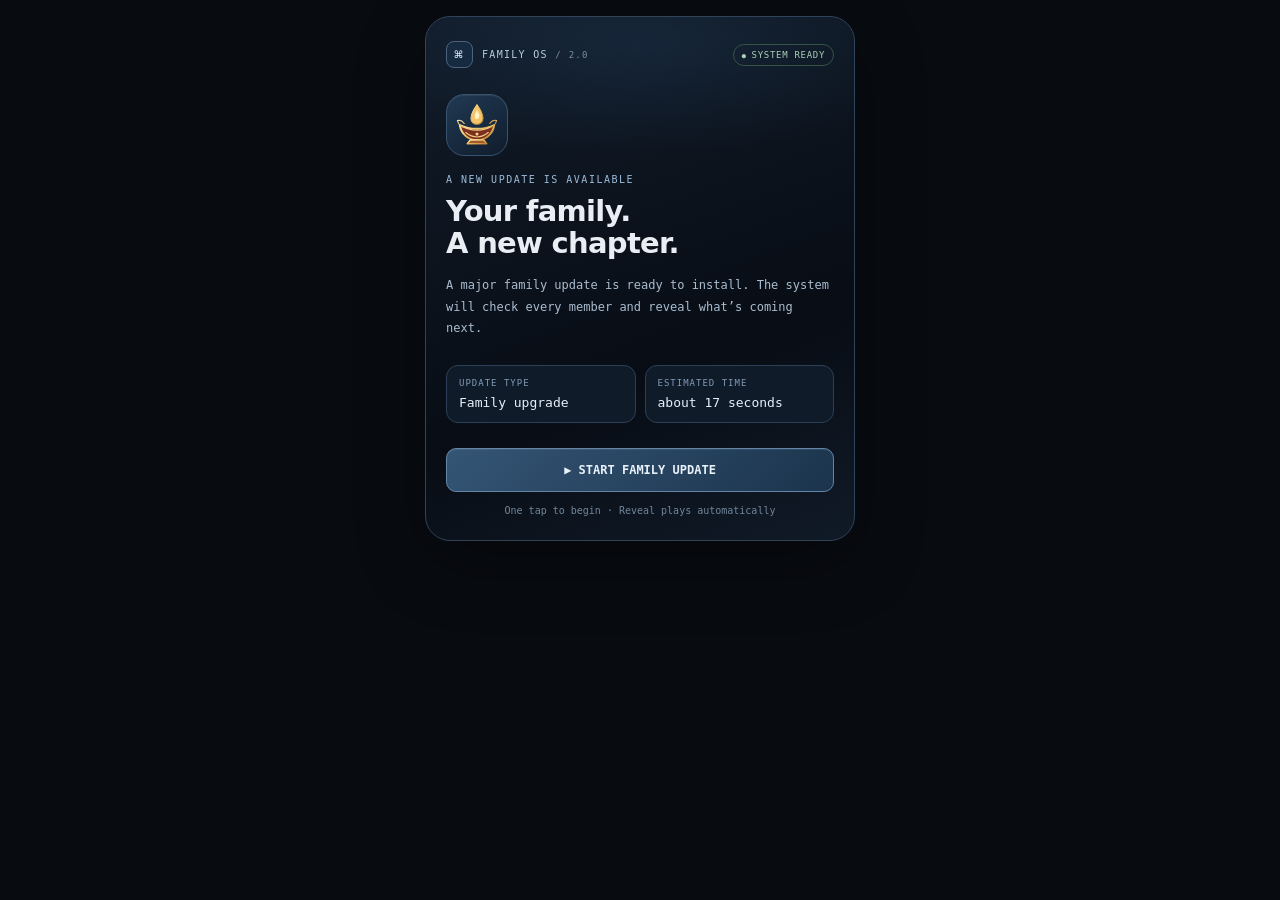
<file: index.html>
<!doctype html>
<html lang="en"><head><meta charset="utf-8"><meta name="viewport" content="width=device-width,initial-scale=1"><meta name="theme-color" content="#080b10"><title>New Product Launch</title><meta name="description" content="A little surprise is loading. Open to begin."><style>
*{box-sizing:border-box}html,body{margin:0;min-height:100%;background:#080b10;color:#e9eef5;font-family:ui-monospace,SFMono-Regular,Menlo,monospace}body{display:flex;justify-content:center;align-items:center;padding:16px}.phone{width:min(100%,430px);border:1px solid #304358;border-radius:25px;background:linear-gradient(160deg,#111b28,#080d15 65%,#101a27);padding:24px 20px;overflow:hidden;position:relative;box-shadow:0 20px 70px #0005}.phone:before{content:"";position:absolute;inset:-90px -100px auto; height:230px;background:radial-gradient(ellipse,#24426255,transparent 70%);pointer-events:none}.phone>*{position:relative}.top{font-size:10px;color:#91a7be;letter-spacing:1.5px}.heading{font-size:23px;line-height:1.25;margin:13px 0}.sub{font-size:13px;color:#a9bbce;line-height:1.8;margin:18px 0 28px}.screen{display:none}.screen.active{display:block}button{width:100%;padding:14px;border:1px solid #52677b;border-radius:10px;background:#152232;color:#e9f1fa;font:inherit;font-size:12px;cursor:pointer}button:focus-visible{outline:2px solid #c2d7ed;outline-offset:3px}.status{font-size:12px;color:#aebdcb;line-height:1.6;margin:22px 0 8px;min-height:40px}.bar{height:6px;background:#202c39;border-radius:99px;overflow:hidden}.fill{height:100%;width:0;background:#b3c7d9;transition:width .6s ease}.progress{font-size:10px;color:#8795a7;margin-top:8px}.members{display:grid;gap:6px;margin-top:14px}.member{border:1px solid #2b3b4d;border-radius:10px;background:linear-gradient(100deg,#111c29,#0d1520);padding:9px 11px;opacity:0;transform:translateY(5px);transition:opacity .3s,transform .3s}.member.visible{opacity:1;transform:none}.member.current{border-color:#718da7;background:#17283a}.role{font-size:12px;display:flex;justify-content:space-between;gap:8px;align-items:center}.role .identity{display:flex;align-items:center;gap:9px}.avatar{width:28px;height:28px;border-radius:8px;background:#1b3044;display:grid;place-items:center;font-size:16px}.role span:last-child{color:#9fb4ca;font-size:11px}.mini{height:4px;margin:7px 0 5px;background:#253749;border-radius:99px;overflow:hidden}.mini div{height:100%;width:0;background:#a8bdce;transition:width .6s}.detail{font-size:10px;color:#91a6bb}.center{text-align:center}.reveal{font-family:system-ui,sans-serif;font-size:24px;font-weight:750;line-height:1.2;margin:10px 0}.small{font-size:12px;color:#a6b3c2;line-height:1.8}.finalbar{margin:18px 0 8px}.finalbar .bar{height:8px}.finalbar .fill{transition:width 1.8s ease}.replay{margin-top:20px;background:transparent;border-color:#334353;color:#a9b9c9}.console-head{display:flex;align-items:center;justify-content:space-between;gap:12px}.live{font-size:9px;letter-spacing:1px;color:#a5c6b1;border:1px solid #345045;border-radius:99px;padding:5px 8px;white-space:nowrap}.live:before{content:'● ';font-size:8px}.scan{display:flex;align-items:center;gap:14px;margin:17px 0 12px}.scan-icon{width:52px;height:52px;flex:0 0 52px;border:1px solid #43586c;border-radius:14px;display:grid;place-items:center;background:#142231;font-size:25px}.scan-copy{min-width:0;flex:1}.scan-copy .heading{font-size:19px;margin:0 0 4px}.scan-copy .status{margin:0;min-height:0;font-size:11px}.console-progress{display:flex;justify-content:space-between;align-items:center;margin-bottom:8px;font-size:10px;color:#8795a7}.console-progress strong{color:#dce8f4;font-size:14px}.member.upgraded{border-color:#577d68;background:#101c18}.member.upgraded .detail{color:#b3d8bf}.member.upgraded .mini div{background:#a4cbb0}.footerline{margin-top:13px;border-top:1px solid #26323e;padding-top:11px;font-size:10px;color:#758497;display:flex;justify-content:space-between;gap:8px}.footerline span:last-child{color:#a6bacd}.alertscreen{min-height:530px;display:flex;flex-direction:column;justify-content:center;align-items:center;text-align:center}.alertbox{width:100%;border:1px solid #74545b;background:linear-gradient(180deg,#211419,#110c10);border-radius:18px;padding:28px 17px;box-shadow:0 0 45px #9c49501a}.alerticon{font-size:44px;margin-bottom:17px}.alerttitle{font-family:system-ui,sans-serif;font-size:28px;font-weight:800;line-height:1.2;margin:0 0 14px;color:#fff0f2}.alertsub{font-size:12px;color:#cdb5bd;line-height:1.8}.alertbar{margin-top:22px}.alertbar .bar{height:7px;background:#35242b}.alertbar .fill{background:#e0b3bc;transition:width 4s linear}.warningtop{color:#c8a4ab}.flash{animation:pulse 1s infinite alternate}@keyframes pulse{from{opacity:.55}to{opacity:1}}
/* Premium interface additions */
.os-chrome{display:flex;justify-content:space-between;align-items:center;gap:10px;margin-bottom:20px}.os-brand{display:flex;align-items:center;gap:9px;font-size:10px;letter-spacing:1.3px;color:#b8ccdf}.os-mark{width:27px;height:27px;border:1px solid #49637e;border-radius:8px;display:grid;place-items:center;background:#172b40;color:#dceaff;font-size:15px}.os-version{font-size:9px;color:#7890aa}.os-chip{border:1px solid #345444;border-radius:99px;padding:5px 8px;color:#a9d0b6;font-size:9px;letter-spacing:.7px;white-space:nowrap}.os-chip:before{content:'● ';font-size:7px}.intro-mark{width:62px;height:62px;display:grid;place-items:center;border:1px solid #38536e;border-radius:18px;background:linear-gradient(145deg,#203a54,#101c2c);font-size:28px;margin:26px 0 18px;box-shadow:inset 0 1px #ffffff12}.intro-kicker{color:#9bbbd9;font-size:10px;letter-spacing:1.5px}.intro-title{font-family:system-ui,sans-serif;font-size:29px;font-weight:800;letter-spacing:-.7px;line-height:1.12;margin:10px 0 15px}.intro-copy{font-size:12px;line-height:1.8;color:#aabdd0}.intro-spec{display:grid;grid-template-columns:1fr 1fr;gap:9px;margin:25px 0}.spec{border:1px solid #2b4056;border-radius:12px;padding:12px;background:#101b2a}.spec-label{font-size:9px;color:#829bb4;letter-spacing:1px}.spec-value{font-size:13px;color:#e6f0fa;margin-top:7px}.primary-action{border-color:#6485a6;background:linear-gradient(135deg,#345575,#1c344d);font-weight:700;box-shadow:inset 0 1px #ffffff15}.intro-foot{margin-top:13px;text-align:center;color:#71869b;font-size:10px}.diagnostic-panel{border:1px solid #2b4055;border-radius:15px;background:#0b1420;padding:12px;margin-top:15px}.diagnostic-panel .members{margin-top:0}.diagnostic-panel .footerline{margin-top:10px}.scan-icon{box-shadow:inset 0 1px #ffffff12}.console-progress{margin-top:15px}.progress-rail{padding:2px;border:1px solid #2d4155;border-radius:99px;background:#111e2c}.progress-rail .bar{height:7px}.progress-rail .fill{background:linear-gradient(90deg,#829fb9,#d5e5f3)}.diagnostic-foot{font-size:9px;color:#70859a;margin-top:12px;display:flex;justify-content:space-between}.alertbox{position:relative;overflow:hidden}.alertbox:before{content:'';position:absolute;left:0;right:0;top:0;height:3px;background:linear-gradient(90deg,transparent,#e7a8b4,transparent)}.alert-code{font-size:10px;letter-spacing:1.5px;color:#b58b97;margin-bottom:16px}.alert-subline{font-size:10px;color:#a98a94;margin-top:15px}.alerticon{filter:drop-shadow(0 0 14px #d38a9660)}
.final-card{margin-top:10px;padding:18px 14px 18px;border:1px solid #344a62;border-radius:18px;background:linear-gradient(180deg,#111f2e,#0b1420 68%,#101b28);box-shadow:inset 0 1px #ffffff0c}.final-badge{display:inline-flex;align-items:center;gap:8px;padding:7px 12px;border:1px solid #42634f;border-radius:999px;background:#14251d;color:#b9dfc4;font-size:10px;letter-spacing:1px}.mascot-wrap{position:relative;width:210px;height:210px;margin:14px auto 8px;display:grid;place-items:center}.mascot-halo{position:absolute;inset:14px;border-radius:50%;background:radial-gradient(circle,#274667 0%,#16273a 45%,transparent 72%);filter:blur(8px);opacity:.95;animation:halo 2.8s ease-in-out infinite}.mascot-ring{position:absolute;inset:8px;border-radius:50%;border:1px solid #496580;box-shadow:0 0 20px #668eb022 inset}.mascot{position:relative;z-index:2;width:174px;height:174px;object-fit:contain;filter:drop-shadow(0 10px 16px rgba(0,0,0,.28))}.spark{position:absolute;z-index:3;color:#ffd778;font-size:18px;animation:sparkle 1.8s ease-in-out infinite}.spark.s1{top:24px;right:16px;animation-delay:.1s}.spark.s2{top:52px;left:20px;font-size:16px;animation-delay:.7s}.spark.s3{bottom:28px;right:34px;font-size:14px;animation-delay:1.1s}.reveal-kicker{font-size:10px;letter-spacing:1.3px;color:#a9c9e5;margin:12px 0}.reveal-main{font-size:27px;line-height:1.14;letter-spacing:-.4px;margin:9px 0 18px}.reveal-message{font-size:22px;line-height:1.24;margin:0 0 16px}.role-pill-row{display:flex;flex-wrap:wrap;justify-content:center;gap:8px;margin:15px 0 10px}.role-pill{padding:7px 10px;border:1px solid #344b61;border-radius:999px;background:#142234;color:#d0dfef;font-size:10px;line-height:1.1}.install-panel{margin-top:17px;padding:15px;border:1px solid #30465e;border-radius:14px;background:#0c1623;text-align:left}.install-head{display:flex;justify-content:space-between;align-items:center;gap:8px;font-size:10px;color:#aec5db}.install-head strong{font-size:17px;color:#e5f0fb}.install-panel .finalbar{margin:12px 0 0}.install-panel .bar{height:8px}.install-panel .fill{background:linear-gradient(90deg,#8fb0ca,#dceaf5)}.install-foot{display:flex;justify-content:space-between;gap:8px;margin-top:9px;font-size:9px;color:#8098b0}.arrival-box{margin-top:12px;padding:13px;border:1px solid #30465e;border-radius:14px;background:#0d1927}.arrival-title{font-size:10px;color:#97abc0;letter-spacing:1px;margin-bottom:6px}.arrival-value{font-size:15px;color:#f0f6fb;font-family:system-ui,sans-serif;font-weight:700}.note-line{margin-top:12px;color:#b6c5d4;font-size:12px;line-height:1.65}.replay{width:100%;margin-top:16px;background:#142337;border-color:#3a526b;color:#c4d8eb}.final-foot{margin-top:12px;font-size:9px;color:#71869b;letter-spacing:.5px}.final-card .reveal{font-family:system-ui,sans-serif;font-weight:800}.scan-copy .status{color:#b9cbdc}@keyframes halo{0%,100%{transform:scale(1);opacity:.88}50%{transform:scale(1.05);opacity:1}}@keyframes sparkle{0%,100%{transform:scale(.9);opacity:.35}50%{transform:scale(1.18);opacity:1}}@media(max-width:360px){body{padding:9px}.phone{padding:20px 15px}.heading{font-size:21px}.scan{gap:10px}.scan-icon{width:44px;height:44px;flex-basis:44px}.scan-copy .heading{font-size:17px}.member{padding:8px 9px}.alerttitle{font-size:25px}.mascot-wrap{width:185px;height:185px}.mascot{width:155px;height:155px}.reveal-main{font-size:24px}.reveal-message{font-size:20px}.role-pill{font-size:9px}.intro-title{font-size:26px}}@media(prefers-reduced-motion:reduce){*,*:before,*:after{animation-duration:.01ms!important;transition-duration:.01ms!important}}
</style><link rel="stylesheet" href="styles/final-artwork.css"></head><body><main class="phone">
<section id="start" class="screen active"><div class="os-chrome"><div class="os-brand"><span class="os-mark">⌘</span><span>FAMILY OS <span class="os-version">/ 2.0</span></span></div><span class="os-chip">SYSTEM READY</span></div><div class="intro-mark">✦</div><div class="intro-kicker">A NEW UPDATE IS AVAILABLE</div><h1 class="intro-title">Your family.<br>A new chapter.</h1><p class="intro-copy">A major family update is ready to install. The system will check every member and reveal what’s coming next.</p><div class="intro-spec"><div class="spec"><div class="spec-label">UPDATE TYPE</div><div class="spec-value">Family upgrade</div></div><div class="spec"><div class="spec-label">ESTIMATED TIME</div><div class="spec-value" id="estimate">Calculating…</div></div></div><button class="primary-action" id="startBtn">▶ START FAMILY UPDATE</button><div class="intro-foot">One tap to begin · Reveal plays automatically</div></section>
<section id="run" class="screen" aria-label="Family update in progress"><div class="console-head"><div class="top">FAMILY OS / v2.0</div><div class="live">LIVE SCAN</div></div><div class="scan"><div id="scanIcon" class="scan-icon" aria-hidden="true">⌁</div><div class="scan-copy"><h1 class="heading">Family diagnostics</h1><div id="status" class="status" aria-live="polite">Initializing Family OS…</div></div></div><div class="console-progress"><span>INSTALLATION PROGRESS</span><strong id="progress">0%</strong></div><div class="progress-rail"><div class="bar"><div id="mainFill" class="fill"></div></div></div><div class="diagnostic-panel"><div id="members" class="members"></div><div class="footerline"><span>RELATIONSHIP MATRIX</span><span id="counter">0 / 5 VERIFIED</span></div></div><div class="diagnostic-foot"><span>FAMILY DATABASE / SECURE</span><span>OS v2.0</span></div></section>
<section id="warning" class="screen"><div class="alertscreen"><div class="top warningtop">FAMILY OS // SYSTEM ALERT</div><div class="alertbox"><div class="alert-code">EVENT / FAMILY-001</div><div class="alerticon flash">⚠️</div><h1 class="alerttitle">WARNING<br>NEW FAMILY MEMBER<br>DETECTED</h1><div class="alertsub">An unidentified family member is attempting to join the system.<br><br>Identifying new family member…</div><div class="alertbar"><div class="bar"><div id="alertFill" class="fill"></div></div></div><div class="alert-subline">VERIFYING NEW CONNECTION</div></div></div></section>
<section id="final" class="screen" aria-label="Family update complete">
  <div class="final-artwork">
    <img src="assets/final-invitation.png" alt="" width="1024" height="1792" decoding="async">
    <div class="visually-hidden">
      <h1>New family member identified. You're going to be grandparents!</h1>
      <p>Family upgrade successful. Grandmother, Grandfather, Mother, Father and Uncle.</p>
      <p>Baby installing, 10 percent. Installation has started successfully. New family member loading with love.</p>
      <p>Estimated arrival: Month / Year.</p>
    </div>
    <div class="visually-hidden" role="progressbar" aria-label="Baby installing" aria-valuemin="0" aria-valuemax="100" aria-valuenow="10"><span id="finalFill" class="fill"></span></div>
    <button class="artwork-replay" id="replayBtn" aria-label="Replay surprise"><span class="visually-hidden">Replay surprise</span></button>
  </div>
</section>
</main><script>
const $=id=>document.getElementById(id);const sleep=ms=>new Promise(r=>setTimeout(r,ms));let running=false;
const timing={init:700,connection:500,prepare:300,scan:500,verified:1300,brother:1000,upgrade:1800,finalScan:700,missing:800,warning:4000};
const total=timing.init+timing.connection+timing.prepare+4*(timing.scan+timing.verified)+timing.brother+timing.upgrade+timing.finalScan+timing.missing+timing.warning;
$('estimate').textContent='about '+Math.ceil(total/1000)+' seconds';
function screen(id){document.querySelectorAll('.screen').forEach(s=>s.classList.toggle('active',s.id===id))}
function status(text){$('status').textContent=text}
function progress(n){$('mainFill').style.width=n+'%';$('progress').textContent=n+'%'}
function member(icon,name,pct,detail){const d=document.createElement('div');d.className='member';const label=document.createElement('div');label.className='role';const a=document.createElement('span');a.className='identity';const avatar=document.createElement('span');avatar.className='avatar';avatar.textContent=icon;const nameEl=document.createElement('span');nameEl.textContent=name;a.append(avatar,nameEl);const b=document.createElement('span');b.textContent=pct+'%';label.append(a,b);const bar=document.createElement('div');bar.className='mini';const fill=document.createElement('div');bar.append(fill);const info=document.createElement('div');info.className='detail';info.textContent=detail;d.append(label,bar,info);$('members').append(d);$('counter').textContent=$('members').children.length+' / 5 VERIFIED';requestAnimationFrame(()=>{d.classList.add('visible','current');fill.style.width=pct+'%'});return{detail:info,element:d}}
async function run(){if(running)return;running=true;$('members').replaceChildren();$('counter').textContent='0 / 5 VERIFIED';$('scanIcon').textContent='⌁';$('alertFill').style.width='0';$('finalFill').style.width='0';progress(0);screen('run');status('Initializing Family OS…');await sleep(timing.init);status('Connection established ✓');progress(8);await sleep(timing.connection);status('Analyzing family members…');await sleep(timing.prepare);const people=[['👩','MOTHER',72],['👨','FATHER',81],['👵','GRANDMOTHER',64],['👴','GRANDFATHER',76]];for(let i=0;i<people.length;i++){const p=people[i];status('Analyzing '+p[1].toLowerCase()+'…');const m=member(p[0],p[1],p[2],'Scanning relationship…');progress(15+i*12);await sleep(timing.scan);m.detail.textContent='Relationship verified ✓';await sleep(timing.verified);m.element.classList.remove('current')}status('Checking available family roles…');const bro=member('👨','BROTHER',91,'Searching for new role…');progress(68);await sleep(timing.brother);bro.detail.textContent='BROTHER → UNCLE ❤️';bro.element.classList.add('upgraded');$('scanIcon').textContent='↗';status('Role upgrade detected: UNCLE');await sleep(timing.upgrade);bro.element.classList.remove('current');$('scanIcon').textContent='⌁';status('Running final family scan…');progress(85);await sleep(timing.finalScan);status('Searching for missing family member…');await sleep(timing.missing);progress(100);screen('warning');requestAnimationFrame(()=>$('alertFill').style.width='100%');await sleep(timing.warning);screen('final');requestAnimationFrame(()=>$('finalFill').style.width='10%');running=false}
function replay(){if(running)return;$('finalFill').style.width='0';screen('start')}
$('startBtn').addEventListener('click',run);$('replayBtn').addEventListener('click',replay);
</script></body></html>
</file>
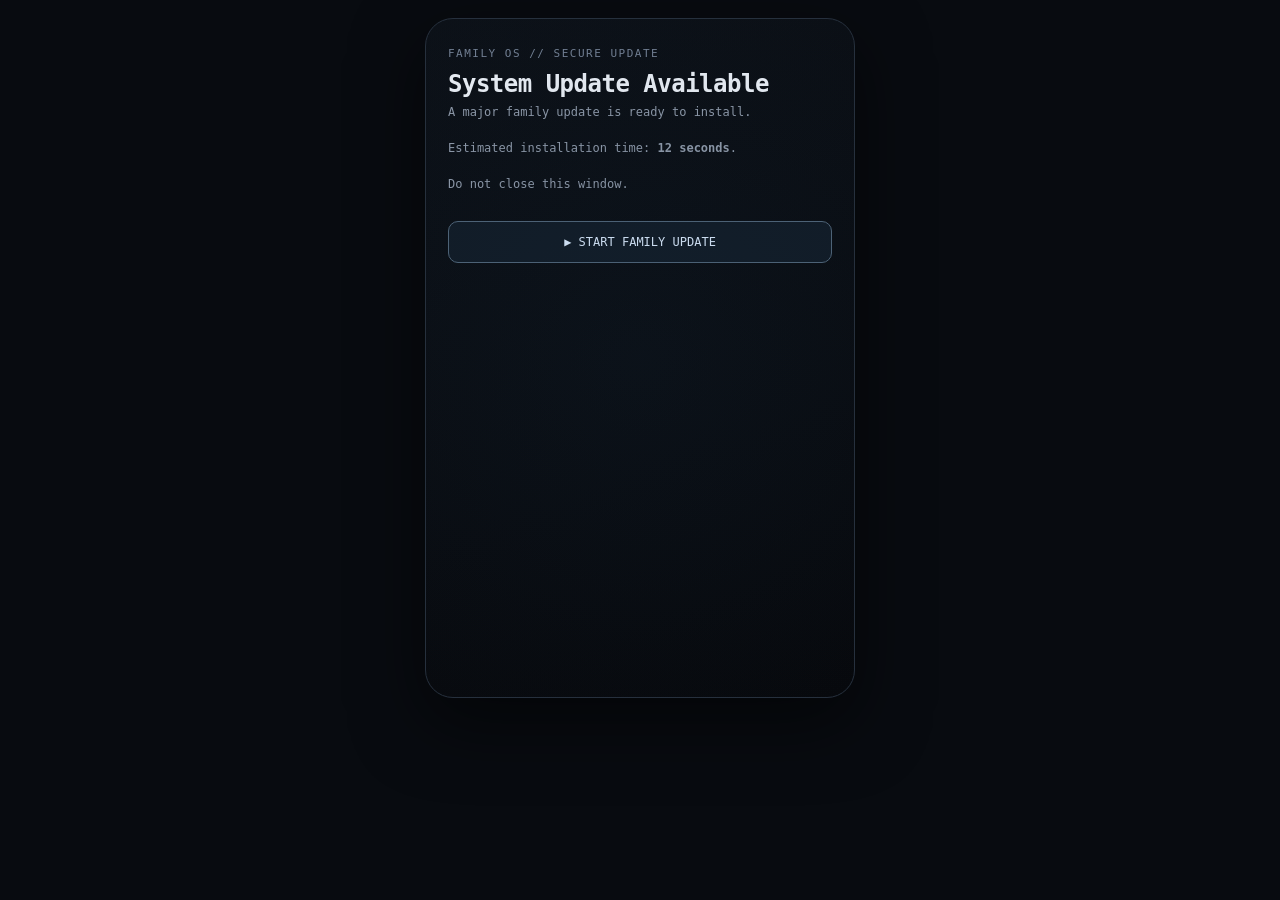
<file: family_os_announcement.html>
<!doctype html>
<html lang="en">
<head>
<meta charset="utf-8">
<meta name="viewport" content="width=device-width,initial-scale=1,maximum-scale=1,user-scalable=no">
<title>Family OS — System Update</title>
<style>
  *{box-sizing:border-box}
  html,body{margin:0;min-height:100%;font-family:ui-monospace,SFMono-Regular,Menlo,monospace;background:#080b10;color:#e9eef5}
  body{display:flex;align-items:center;justify-content:center;padding:18px}
  .phone{width:min(100%,430px);min-height:680px;border:1px solid #26303d;border-radius:28px;background:linear-gradient(160deg,#0c1118,#07090d);box-shadow:0 24px 70px #0008;padding:28px 22px;position:relative;overflow:hidden}
  .glow{position:absolute;inset:-40%;background:radial-gradient(circle,#18334a22,transparent 55%);pointer-events:none}
  .top{font-size:11px;color:#738094;letter-spacing:1.5px}
  h1{font-size:24px;margin:10px 0 5px;letter-spacing:-.5px}
  .sub{font-size:12px;color:#8f9aaa;line-height:1.5;margin-bottom:28px}
  button{border:1px solid #506579;background:#111b26;color:#dcecff;border-radius:10px;padding:13px 20px;font:inherit;font-size:12px;cursor:pointer;width:100%}
  button:active{transform:scale(.98)}
  .screen{display:none}.screen.active{display:block}
  .terminal{font-size:11px;line-height:1.8;color:#8d9aaa;min-height:440px}
  .line{opacity:0;animation:show .35s forwards}.white{color:#e8edf3}.ok{color:#9cc9a7}
  .member{margin:13px 0 19px;padding:11px 12px;border:1px solid #222c38;border-radius:10px;background:#0a0f15}
  .role{font-size:13px;color:#e9eef5;margin-bottom:7px}.status{font-size:10px;color:#7e8998}
  .bar{height:5px;background:#1c2631;border-radius:99px;overflow:hidden;margin:7px 0}.fill{height:100%;width:0;background:#a8bdd0;transition:width .7s ease}
  .center{text-align:center}.big{font-size:28px;margin-top:42px}.reveal{font-family:system-ui,sans-serif;font-weight:700;font-size:24px;line-height:1.2;margin:15px 0}.baby{font-size:58px}.small{font-size:11px;color:#9aa5b4;line-height:1.6}
  .finalbar{height:8px;background:#1c2631;border-radius:99px;overflow:hidden;margin:20px 0}.finalbar div{height:100%;width:0;background:#d2dee9;transition:width 1.8s ease}
  .pulse{animation:pulse 1s infinite alternate}@keyframes pulse{to{opacity:.45}}@keyframes show{to{opacity:1}}
</style>
</head>
<body>
<div class="phone">
<div class="glow"></div>

<section id="start" class="screen active">
  <div class="top">FAMILY OS // SECURE UPDATE</div>
  <h1>System Update Available</h1>
  <div class="sub">A major family update is ready to install.<br><br>Estimated installation time: <b>12 seconds</b>.<br><br>Do not close this window.</div>
  <button id="startBtn">▶ START FAMILY UPDATE</button>
</section>

<section id="run" class="screen">
  <div class="top">FAMILY OS // ANALYSIS</div>
  <div id="terminal" class="terminal"></div>
</section>

<section id="final" class="screen">
  <div class="center">
    <div class="top">FAMILY OS // UPDATE COMPLETE</div>
    <div class="big">🎉</div>
    <div class="reveal">NEW FAMILY MEMBER<br>DETECTED</div>
    <div class="baby">👶</div>
    <div class="reveal">YOU'RE GOING TO BE<br>GRANDPARENTS! ❤️</div>
    <div class="small">Grandmother • Grandfather • Mother • Father • Uncle</div>
    <div class="finalbar"><div id="finalFill"></div></div>
    <div class="small"><b>BABY STATUS: LOADING…</b><br>Installation will complete soon.<br><br>Estimated arrival: <b>[MONTH / YEAR]</b></div>
  </div>
</section>
</div>

<script>
const terminal=document.getElementById('terminal');
const sleep=ms=>new Promise(r=>setTimeout(r,ms));
function add(text,cls=''){
  const d=document.createElement('div'); d.className='line '+cls; d.innerHTML=text;
  terminal.appendChild(d); requestAnimationFrame(()=>d.style.animationDelay='0ms');
}
function member(icon,name,pct,status){
  const d=document.createElement('div'); d.className='member';
  d.innerHTML=`<div class="role">${icon} ${name}</div><div class="status">${status}</div><div class="bar"><div class="fill"></div></div><div class="status">${pct}%</div>`;
  terminal.appendChild(d); requestAnimationFrame(()=>d.querySelector('.fill').style.width=pct+'%');
}
async function run(){
  document.getElementById('start').classList.remove('active');
  document.getElementById('run').classList.add('active');
  add('> Initializing Family OS...','white'); await sleep(500);
  add('> Connecting to family database...'); await sleep(500);
  add('✓ Connection established','ok'); await sleep(350);
  add('> Analyzing family members...','white'); await sleep(400);

  member('👩','MOTHER','72','Relationship verified'); await sleep(700);
  member('👨','FATHER','81','Relationship verified'); await sleep(700);
  member('👵','GRANDMOTHER','64','Role detected'); await sleep(700);
  member('👴','GRANDFATHER','76','Role detected'); await sleep(700);

  member('👨','BROTHER','91','Searching for available family roles...'); await sleep(700);
  add('⚠ ROLE UPDATE REQUIRED','white'); await sleep(350);
  add('> New role detected: <b>UNCLE</b> ❤️','ok'); await sleep(500);

  add('> Running final family scan...','white'); await sleep(450);
  add('> Searching for missing family member...'); await sleep(600);
  add('🚨 NEW USER DETECTED','white'); await sleep(500);

  document.getElementById('run').classList.remove('active');
  document.getElementById('final').classList.add('active');
  setTimeout(()=>document.getElementById('finalFill').style.width='99%',300);
}
document.getElementById('startBtn').onclick=run;
</script>
</body>
</html>
</file>
<file: styles/final-artwork.css>
/* Exact approved artwork, scoped to the final screen only. */
body:has(#final.active){background:#21070c}
.phone:has(#final.active){width:min(100%,490px);padding:0;border:0;background:transparent;box-shadow:none;overflow:visible}
.phone:has(#final.active):before{display:none}
#final{position:relative;isolation:isolate;padding:0;border:0;border-radius:0;background:transparent;box-shadow:none;color:#fff1d7}
#final .final-artwork{position:relative;width:100%;line-height:0}
#final .final-artwork img{display:block;width:100%;height:auto;max-width:none}
#final .artwork-replay{position:absolute;left:15%;top:87.1%;width:70%;height:5.1%;min-height:0;padding:0;border:0;border-radius:999px;background:transparent;box-shadow:none;cursor:pointer;z-index:2;touch-action:manipulation}
#final .artwork-replay:focus-visible{outline:3px solid #fff1c5;outline-offset:4px}
#final .artwork-replay:hover{background:#ffffff0a}
#final .visually-hidden{position:absolute!important;width:1px!important;height:1px!important;padding:0!important;margin:-1px!important;overflow:hidden!important;clip:rect(0,0,0,0)!important;white-space:nowrap!important;border:0!important}
@media(max-width:360px){.phone:has(#final.active){width:100%}}
/* Opening-page icon only: preserve the original card and all reveal screens. */
#start .intro-mark{font-size:0;background-image:url('../assets/intro-diya.svg'),linear-gradient(145deg,#203a54,#101c2c);background-repeat:no-repeat;background-position:center;background-size:48px 48px,auto}
#start .intro-mark::before,#start .intro-mark::after{content:none}
</file>
